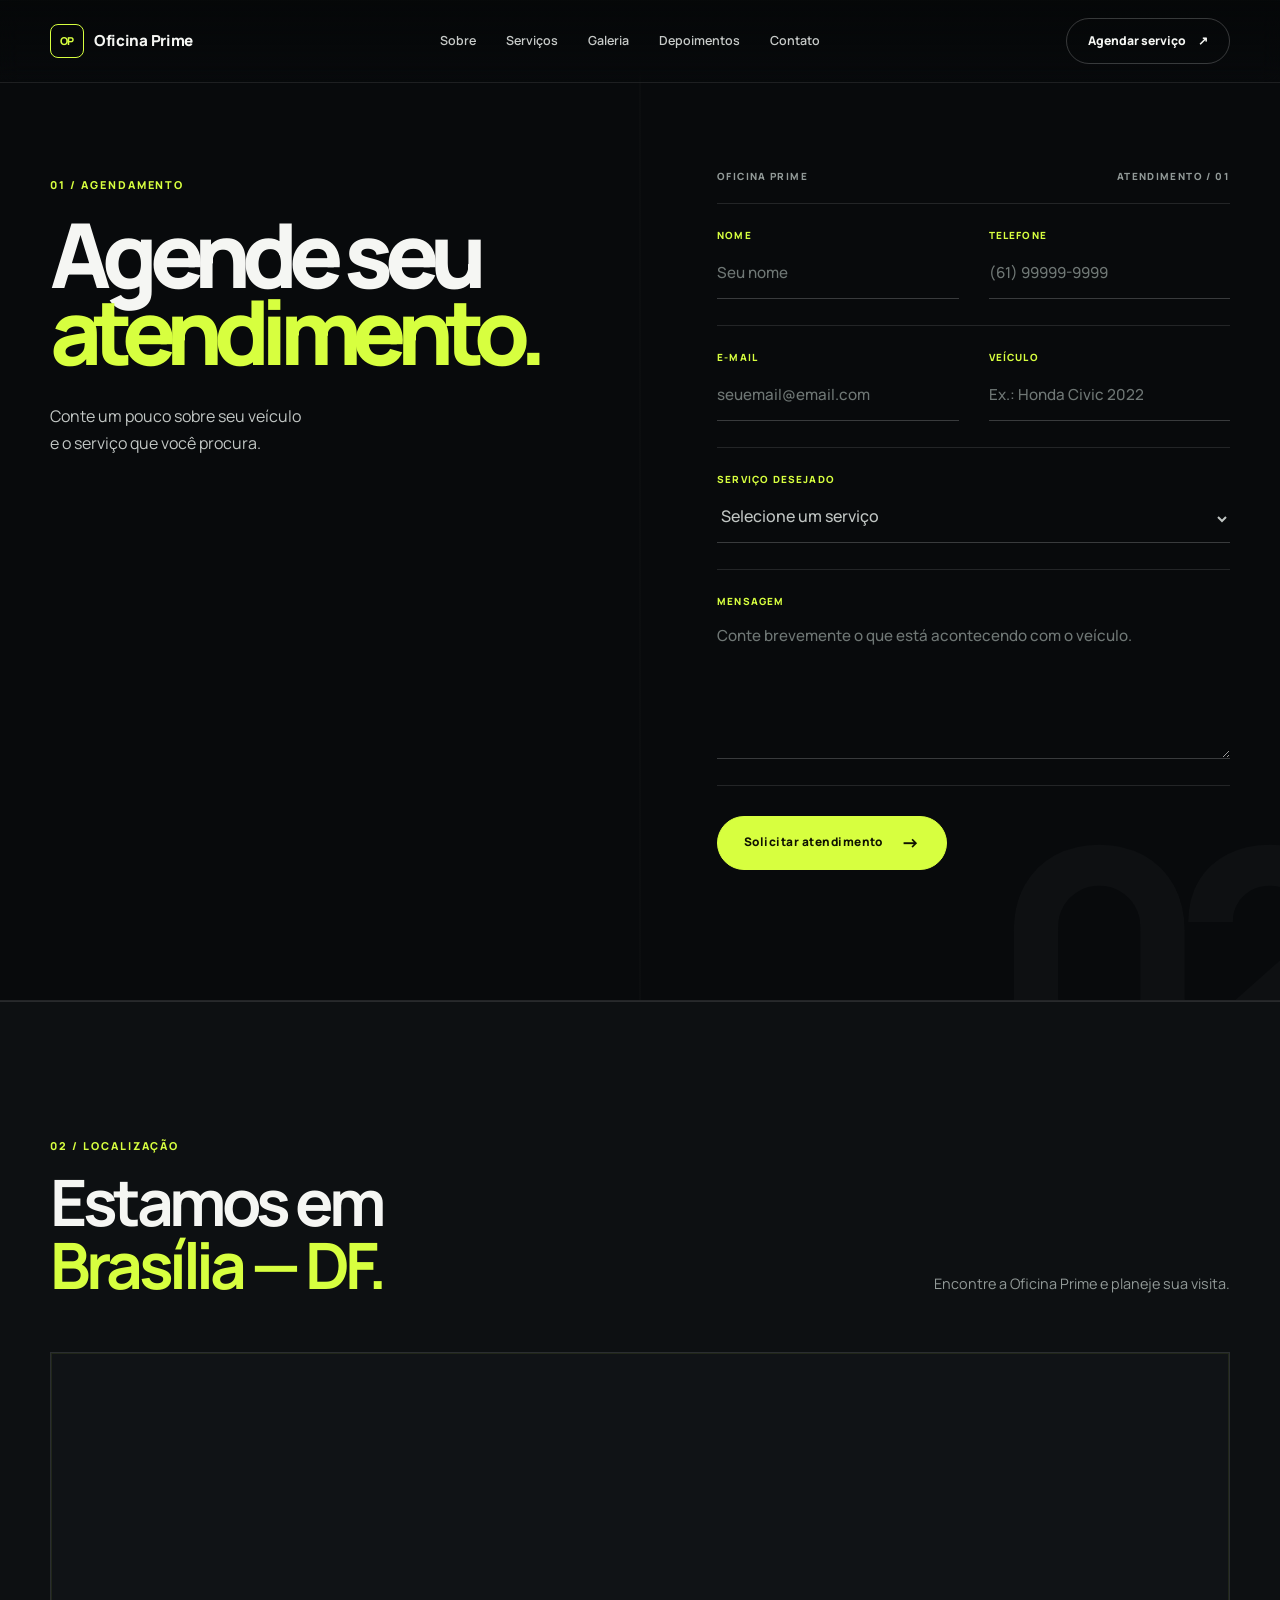
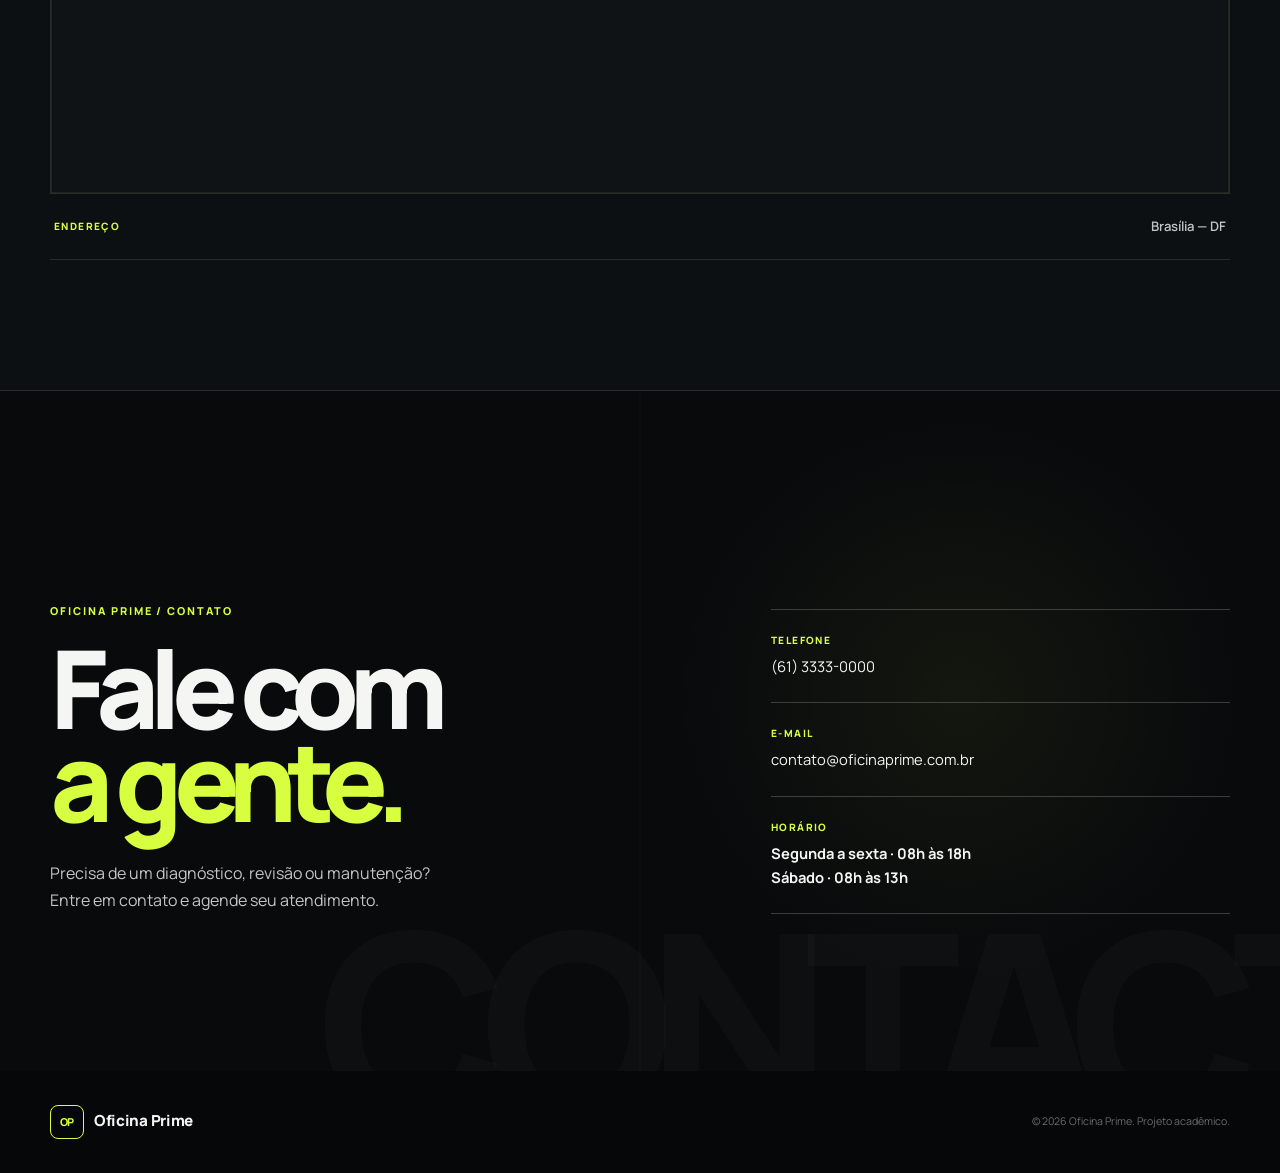
<file: agendamento.html>
<!doctype html>

<html lang="pt-BR">
  <head>
    <meta charset="UTF-8" />
    <meta name="viewport" content="width=device-width, initial-scale=1.0" />

    <meta
      name="description"
      content="Agende seu atendimento na Oficina Prime e conte com diagnóstico preciso e manutenção automotiva."
    />

    <title>Oficina Prime | Agendamento</title>

    <link rel="preconnect" href="https://fonts.googleapis.com" />
    <link rel="preconnect" href="https://fonts.gstatic.com" crossorigin />

    <link
      href="https://fonts.googleapis.com/css2?family=Manrope:wght@400;500;600;700;800&display=swap"
      rel="stylesheet"
    />

    <link rel="stylesheet" href="css/style.css" />
  </head>

  <body>
    <!-- =====================================================
         HEADER
         ===================================================== -->
  <header class="site-header">
    <nav class="nav container" aria-label="Navegação principal">

        <a class="brand" href="index.html" aria-label="Oficina Prime - início">
            <span class="brand-mark" aria-hidden="true">OP</span>
            <span>Oficina Prime</span>
        </a>

        <ul class="nav-list">
            <li><a href="index.html#sobre">Sobre</a></li>
            <li><a href="servico.html">Serviços</a></li>
            <li><a href="index.html#galeria">Galeria</a></li>
            <li><a href="index.html#depoimentos">Depoimentos</a></li>
            <li><a href="index.html#contato">Contato</a></li>
        </ul>

        <a class="nav-cta" href="agendamento.html#agendamento">
            Agendar serviço
            <span aria-hidden="true">↗</span>
        </a>

        <!-- Checkbox invisível que controla o menu -->
        <input
            type="checkbox"
            id="mobile-menu-toggle"
            class="mobile-menu-checkbox"
            aria-label="Abrir menu"
        >

        <!-- Botão visual -->
        <label
            for="mobile-menu-toggle"
            class="mobile-menu-button"
            aria-label="Abrir menu"
        >
            <span></span>
            <span></span>
            <span></span>
        </label>

        <!-- Menu mobile -->
        <div class="mobile-menu-panel">
            <ul>
                <li>
                    <a href="index.html#sobre">
                        <span>Sobre</span>
                        <span>↗</span>
                    </a>
                </li>

                <li>
                    <a href="servico.html">
                        <span>Serviços</span>
                        <span>↗</span>
                    </a>
                </li>

                <li>
                    <a href="index.html#galeria">
                        <span>Galeria</span>
                        <span>↗</span>
                    </a>
                </li>

                <li>
                    <a href="index.html#depoimentos">
                        <span>Depoimentos</span>
                        <span>↗</span>
                    </a>
                </li>

                <li>
                    <a href="index.html#contato">
                        <span>Contato</span>
                        <span>↗</span>
                    </a>
                </li>

                <li class="mobile-menu-cta">
                    <a href="agendamento.html#agendamento">
                        <span>Agendar serviço</span>
                        <span aria-hidden="true">↗</span>
                    </a>
                </li>
            </ul>
        </div>

    </nav>
</header>
    <main>
      <!-- =====================================================
       AGENDAMENTO
       ===================================================== -->

      <section class="section booking-page-section" id="agendamento">
        <div class="container booking-page-inner">
          <div class="booking-page-intro">
            <span class="eyebrow">01 / AGENDAMENTO</span>

            <h2>
              Agende seu<br />
              <em>atendimento.</em>
            </h2>

            <p>
              Conte um pouco sobre seu veículo e o serviço que você procura.
            </p>
          </div>

          <div class="booking-form-wrapper">
            <div class="booking-form-header">
              <span>OFICINA PRIME</span>
              <span>ATENDIMENTO / 01</span>
            </div>

            <form
              class="booking-form"
              action="mailto:contato@oficinaprime.com.br"
              method="post"
              enctype="text/plain"
            >
              <div class="booking-form-row">
                <div class="booking-field">
                  <label for="nome">Nome</label>

                  <input
                    type="text"
                    id="nome"
                    name="Nome"
                    placeholder="Seu nome"
                    autocomplete="name"
                    required
                  />
                </div>

                <div class="booking-field">
                  <label for="telefone">Telefone</label>

                  <input
                    type="tel"
                    id="telefone"
                    name="Telefone"
                    placeholder="(61) 99999-9999"
                    autocomplete="tel"
                    required
                  />
                </div>
              </div>

              <div class="booking-form-row">
                <div class="booking-field">
                  <label for="email">E-mail</label>

                  <input
                    type="email"
                    id="email"
                    name="E-mail"
                    placeholder="seuemail@email.com"
                    autocomplete="email"
                    required
                  />
                </div>

                <div class="booking-field">
                  <label for="veiculo">Veículo</label>

                  <input
                    type="text"
                    id="veiculo"
                    name="Veículo"
                    placeholder="Ex.: Honda Civic 2022"
                  />
                </div>
              </div>

              <div class="booking-field">
                <label for="servico">Serviço desejado</label>

                <select id="servico" name="Serviço">
                  <option value="">Selecione um serviço</option>

                  <option value="Diagnóstico automotivo">
                    Diagnóstico automotivo
                  </option>

                  <option value="Freios e suspensão">
                    Freios &amp; suspensão
                  </option>

                  <option value="Manutenção preventiva">
                    Manutenção preventiva
                  </option>

                  <option value="Motor e arrefecimento">
                    Motor &amp; arrefecimento
                  </option>

                  <option value="Injeção e eletrônica">
                    Injeção &amp; eletrônica
                  </option>

                  <option value="Revisão completa">Revisão completa</option>
                </select>
              </div>

              <div class="booking-field">
                <label for="mensagem">Mensagem</label>

                <textarea
                  id="mensagem"
                  name="Mensagem"
                  rows="5"
                  placeholder="Conte brevemente o que está acontecendo com o veículo."
                ></textarea>
              </div>

              <div class="booking-form-actions">
                <button type="submit" class="booking-submit">
                  Solicitar atendimento
                  <span aria-hidden="true">→</span>
                </button>
              </div>
            </form>
          </div>
        </div>
      </section>

      <!-- =====================================================
       LOCALIZAÇÃO
       ===================================================== -->

      <section class="section location-section" id="localizacao">
        <div class="container">
          <div class="section-heading">
            <div>
              <span class="eyebrow">02 / LOCALIZAÇÃO</span>

              <h2>
                Estamos em<br />
                <em>Brasília — DF.</em>
              </h2>
            </div>

            <p>Encontre a Oficina Prime e planeje sua visita.</p>
          </div>

          <div class="contact-map">
            <iframe
              src="https://www.google.com/maps?q=Bras%C3%ADlia%2C%20DF&output=embed"
              width="100%"
              height="440"
              loading="lazy"
              referrerpolicy="no-referrer-when-downgrade"
              title="Localização da Oficina Prime em Brasília - DF"
            ></iframe>
          </div>

          <div class="location-address">
            <span class="detail-label">ENDEREÇO</span>

            <strong>Brasília — DF</strong>
          </div>
        </div>
      </section>

      <!-- =====================================================
       CONTATO
       ===================================================== -->

      <section class="contact-page" id="contato">
        <div class="container contact-page-inner">
          <div class="contact-page-intro">
            <span class="eyebrow">OFICINA PRIME / CONTATO</span>

            <h1>
              Fale com<br />
              <em>a gente.</em>
            </h1>

            <p>
              Precisa de um diagnóstico, revisão ou manutenção? Entre em contato
              e agende seu atendimento.
            </p>
          </div>

          <div class="contact-page-details">
            <div class="contact-page-detail">
              <span class="detail-label">TELEFONE</span>

              <a href="tel:+556133330000">(61) 3333-0000</a>
            </div>

            <div class="contact-page-detail">
              <span class="detail-label">E-MAIL</span>

              <a href="mailto:contato@oficinaprime.com.br">
                contato@oficinaprime.com.br
              </a>
            </div>

            <div class="contact-page-detail">
              <span class="detail-label">HORÁRIO</span>

              <strong>
                Segunda a sexta · 08h às 18h<br />
                Sábado · 08h às 13h
              </strong>
            </div>
          </div>
        </div>
      </section>
    </main>

    <!-- =====================================================
     FOOTER
     ===================================================== -->

    <footer class="site-footer">
      <div class="container footer-inner">
        <a href="index.html" class="brand">
          <span class="brand-mark">OP</span>
          <span>Oficina Prime</span>
        </a>

        <p>© 2026 Oficina Prime. Projeto acadêmico.</p>

       
      </div>
    </footer>
  </body>
</html>
</file>
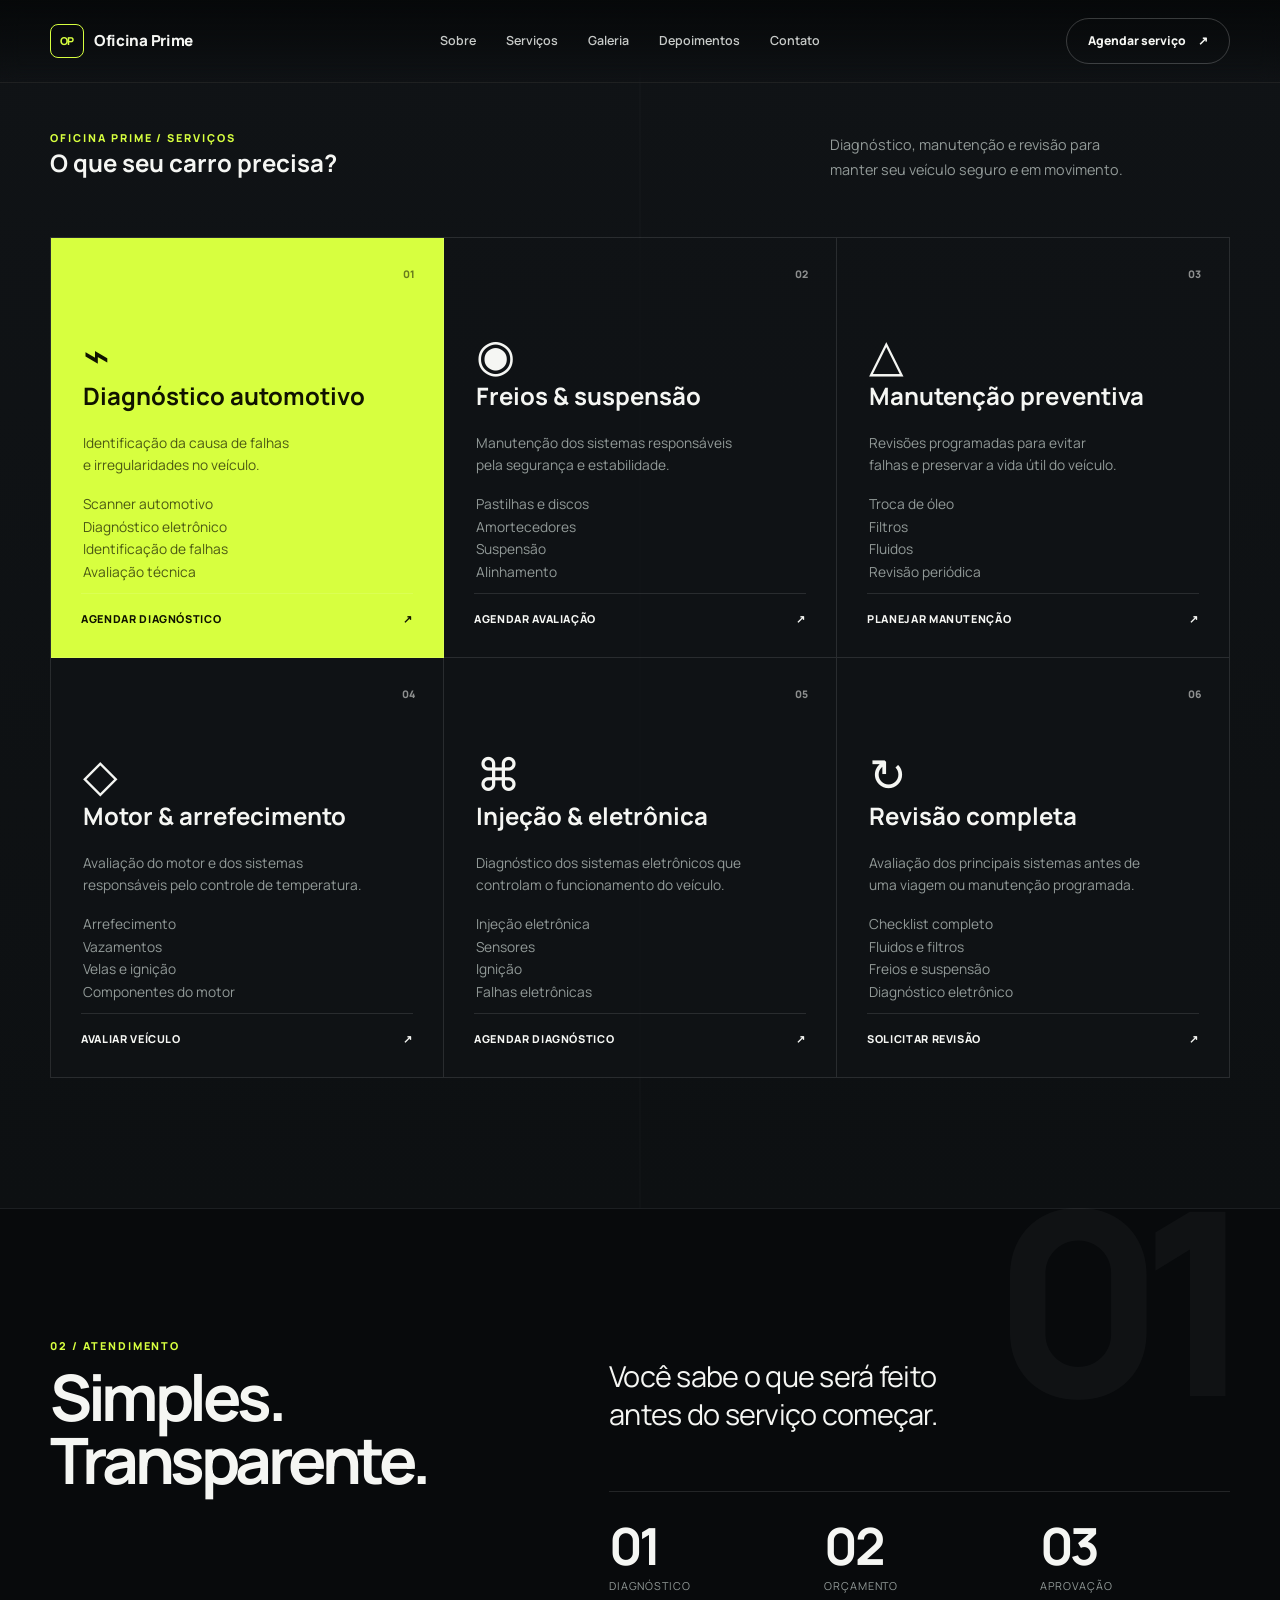
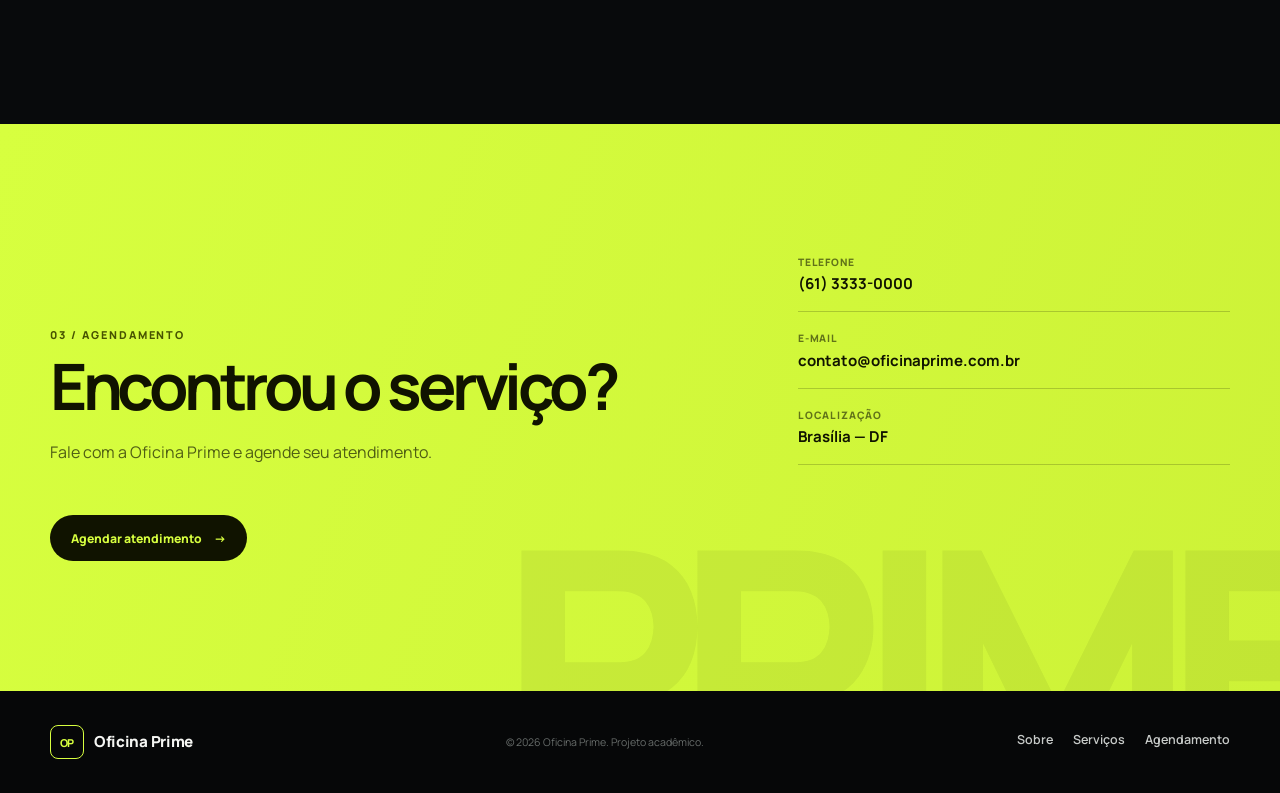
<file: servico.html>
<!doctype html>

<html lang="pt-BR">
  <head>
    <meta charset="UTF-8" />
    <meta name="viewport" content="width=device-width, initial-scale=1.0" />
    <meta
      name="description"
      content="Serviços da Oficina Prime: diagnóstico automotivo, freios, suspensão, manutenção preventiva, motor, eletrônica e revisão completa."
    />

    <title>Serviços | Oficina Prime</title>

    <link rel="preconnect" href="https://fonts.googleapis.com" />
    <link rel="preconnect" href="https://fonts.gstatic.com" crossorigin />

    <link
      href="https://fonts.googleapis.com/css2?family=Manrope:wght@400;500;600;700;800&display=swap"
      rel="stylesheet"
    />
    <link rel="stylesheet" href="css/style.css" />
  </head>
  <body>
    <!-- =====================================================
     HEADER
     ===================================================== -->

   <header class="site-header">
    <nav class="nav container" aria-label="Navegação principal">

        <a class="brand" href="index.html" aria-label="Oficina Prime - início">
            <span class="brand-mark" aria-hidden="true">OP</span>
            <span>Oficina Prime</span>
        </a>

        <ul class="nav-list">
            <li><a href="index.html#sobre">Sobre</a></li>
            <li><a href="servico.html">Serviços</a></li>
            <li><a href="index.html#galeria">Galeria</a></li>
            <li><a href="index.html#depoimentos">Depoimentos</a></li>
            <li><a href="index.html#contato">Contato</a></li>
        </ul>

        <a class="nav-cta" href="agendamento.html#agendamento">
            Agendar serviço
            <span aria-hidden="true">↗</span>
        </a>

        <!-- Checkbox invisível que controla o menu -->
        <input
            type="checkbox"
            id="mobile-menu-toggle"
            class="mobile-menu-checkbox"
            aria-label="Abrir menu"
        >

        <!-- Botão visual -->
        <label
            for="mobile-menu-toggle"
            class="mobile-menu-button"
            aria-label="Abrir menu"
        >
            <span></span>
            <span></span>
            <span></span>
        </label>

        <!-- Menu mobile -->
        <div class="mobile-menu-panel">
            <ul>
                <li>
                    <a href="index.html#sobre">
                        <span>Sobre</span>
                        <span>↗</span>
                    </a>
                </li>

                <li>
                    <a href="servico.html">
                        <span>Serviços</span>
                        <span>↗</span>
                    </a>
                </li>

                <li>
                    <a href="index.html#galeria">
                        <span>Galeria</span>
                        <span>↗</span>
                    </a>
                </li>

                <li>
                    <a href="index.html#depoimentos">
                        <span>Depoimentos</span>
                        <span>↗</span>
                    </a>
                </li>

                <li>
                    <a href="index.html#contato">
                        <span>Contato</span>
                        <span>↗</span>
                    </a>
                </li>

                <li class="mobile-menu-cta">
                    <a href="agendamento.html#agendamento">
                        <span>Agendar serviço</span>
                        <span aria-hidden="true">↗</span>
                    </a>
                </li>
            </ul>
        </div>

    </nav>
</header>

    <main>
      <!-- =====================================================
       CABEÇALHO DA PÁGINA
       ===================================================== -->

      <section class="services section" aria-labelledby="services-page-title">
        <div class="container">
          <div class="section-heading">
            <div>
              <p class="eyebrow">OFICINA PRIME / SERVIÇOS</p>

              <h1 id="services-page-title">O que seu carro precisa?</h1>
            </div>

            <p>
              Diagnóstico, manutenção e revisão para manter seu veículo seguro e
              em movimento.
            </p>
          </div>

          <!-- =================================================
           SERVIÇOS
           ================================================= -->

          <div class="service-grid">
            <!-- SERVIÇO 01 -->

            <article
              class="service-card service-card-featured"
              id="diagnostico"
            >
              <span class="service-number"> 01 </span>

              <div class="service-icon" aria-hidden="true">⌁</div>

              <h2>Diagnóstico automotivo</h2>

              <p>
                Identificação da causa de falhas e irregularidades no veículo.
              </p>

              <p>
                Scanner automotivo<br />
                Diagnóstico eletrônico<br />
                Identificação de falhas<br />
                Avaliação técnica
              </p>

              <a
                href="agendamento.html"
                aria-label="Agendar diagnóstico automotivo"
              >
                Agendar diagnóstico

                <span aria-hidden="true"> ↗ </span>
              </a>
            </article>

            <!-- SERVIÇO 02 -->

            <article class="service-card" id="freios-suspensao">
              <span class="service-number"> 02 </span>

              <div class="service-icon" aria-hidden="true">◉</div>

              <h2>Freios &amp; suspensão</h2>

              <p>
                Manutenção dos sistemas responsáveis pela segurança e
                estabilidade.
              </p>

              <p>
                Pastilhas e discos<br />
                Amortecedores<br />
                Suspensão<br />
                Alinhamento
              </p>

              <a
                href="agendamento.html"
                aria-label="Agendar avaliação de freios e suspensão"
              >
                Agendar avaliação

                <span aria-hidden="true"> ↗ </span>
              </a>
            </article>

            <!-- SERVIÇO 03 -->

            <article class="service-card" id="manutencao-preventiva">
              <span class="service-number"> 03 </span>

              <div class="service-icon" aria-hidden="true">△</div>

              <h2>Manutenção preventiva</h2>

              <p>
                Revisões programadas para evitar falhas e preservar a vida útil
                do veículo.
              </p>

              <p>
                Troca de óleo<br />
                Filtros<br />
                Fluidos<br />
                Revisão periódica
              </p>

              <a
                href="agendamento.html"
                aria-label="Agendar manutenção preventiva"
              >
                Planejar manutenção

                <span aria-hidden="true"> ↗ </span>
              </a>
            </article>

            <!-- SERVIÇO 04 -->

            <article class="service-card">
              <span class="service-number"> 04 </span>

              <div class="service-icon" aria-hidden="true">◇</div>

              <h2>Motor &amp; arrefecimento</h2>

              <p>
                Avaliação do motor e dos sistemas responsáveis pelo controle de
                temperatura.
              </p>

              <p>
                Arrefecimento<br />
                Vazamentos<br />
                Velas e ignição<br />
                Componentes do motor
              </p>

              <a
                href="agendamento.html"
                aria-label="Agendar avaliação de motor e arrefecimento"
              >
                Avaliar veículo

                <span aria-hidden="true"> ↗ </span>
              </a>
            </article>

            <!-- SERVIÇO 05 -->

            <article class="service-card">
              <span class="service-number"> 05 </span>

              <div class="service-icon" aria-hidden="true">⌘</div>

              <h2>Injeção &amp; eletrônica</h2>

              <p>
                Diagnóstico dos sistemas eletrônicos que controlam o
                funcionamento do veículo.
              </p>

              <p>
                Injeção eletrônica<br />
                Sensores<br />
                Ignição<br />
                Falhas eletrônicas
              </p>

              <a
                href="agendamento.html"
                aria-label="Agendar diagnóstico de injeção e eletrônica"
              >
                Agendar diagnóstico

                <span aria-hidden="true"> ↗ </span>
              </a>
            </article>

            <!-- SERVIÇO 06 -->

            <article class="service-card">
              <span class="service-number"> 06 </span>

              <div class="service-icon" aria-hidden="true">↻</div>

              <h2>Revisão completa</h2>

              <p>
                Avaliação dos principais sistemas antes de uma viagem ou
                manutenção programada.
              </p>

              <p>
                Checklist completo<br />
                Fluidos e filtros<br />
                Freios e suspensão<br />
                Diagnóstico eletrônico
              </p>

              <a href="agendamento.html" aria-label="Agendar revisão completa">
                Solicitar revisão

                <span aria-hidden="true"> ↗ </span>
              </a>
            </article>
          </div>
        </div>
      </section>

      <!-- =====================================================
       COMO FUNCIONA
       ===================================================== -->

      <section class="about section container" aria-labelledby="process-title">
        <div class="section-intro">
          <p class="eyebrow">02 / ATENDIMENTO</p>

          <h2 id="process-title">
            Simples.<br />
            Transparente.
          </h2>
        </div>

        <div class="about-copy">
          <p class="lead">
            Você sabe o que será feito antes do serviço começar.
          </p>

          <div class="stats" aria-label="Etapas do atendimento">
            <div>
              <strong>01</strong>

              <span> Diagnóstico </span>
            </div>

            <div>
              <strong>02</strong>

              <span> Orçamento </span>
            </div>

            <div>
              <strong>03</strong>

              <span> Aprovação </span>
            </div>
          </div>
        </div>
      </section>

      <!-- =====================================================
       CTA
       ===================================================== -->

      <section
        class="contact section"
        id="contato"
        aria-labelledby="contact-title"
      >
        <div class="container contact-inner">
          <div>
            <p class="eyebrow">03 / AGENDAMENTO</p>

            <h2 id="contact-title">Encontrou o serviço?</h2>

            <p>Fale com a Oficina Prime e agende seu atendimento.</p>
          </div>

          <div class="contact-details">
            <a href="tel:+556133330000">
              <span> Telefone </span>

              <strong> (61) 3333-0000 </strong>
            </a>

            <a href="mailto:contato@oficinaprime.com.br">
              <span> E-mail </span>

              <strong> contato@oficinaprime.com.br </strong>
            </a>

            <address>
              <span> Localização </span>

              <strong> Brasília — DF </strong>
            </address>
          </div>

          <a class="button button-light" href=" agendamento.html">
            Agendar atendimento

            <span aria-hidden="true"> → </span>
          </a>
        </div>
      </section>
    </main>

    <!-- =====================================================
     FOOTER
     ===================================================== -->

    <footer class="site-footer">
      <div class="container footer-inner">
        <a
          class="brand"
          href="index.html"
          aria-label="Oficina Prime - voltar ao início"
        >
          <span class="brand-mark" aria-hidden="true"> OP </span>

          <span> Oficina Prime </span>
        </a>

        <p>© 2026 Oficina Prime. Projeto acadêmico.</p>

        <nav aria-label="Links institucionais">
          <a href="index.html#sobre"> Sobre </a>

          <a href="servico.html"> Serviços </a>

          <a href=" agendamento.html">Agendamento</a>
        </nav>
      </div>
    </footer>
  </body>
</html>
</file>
<file: css/style.css>
/* =========================================================
   OFICINA PRIME
   Landing Page — Desafio 01
   Cinematic Automotive Edition
   CSS externo | Sem JavaScript
   ========================================================= */

/* =========================================================
   DESIGN TOKENS
   ========================================================= */

:root {
  --bg: #080a0c;
  --bg-soft: #0d1012;
  --surface: #101316;
  --surface-2: #171b1f;
  --surface-3: #1c2125;

  --text: #f5f6f3;
  --muted: #929a98;
  --muted-light: #c1c6c4;

  --line: rgba(255, 255, 255, 0.11);
  --line-light: rgba(255, 255, 255, 0.2);
  --line-strong: rgba(255, 255, 255, 0.28);

  --accent: #d7ff3f;
  --accent-soft: rgba(215, 255, 63, 0.12);
  --accent-dark: #101300;

  --max-width: 1180px;
  --radius: 18px;
  --radius-small: 10px;

  --ease: cubic-bezier(0.22, 1, 0.36, 1);
}

/* =========================================================
   RESET
   ========================================================= */

*,
*::before,
*::after {
  box-sizing: border-box;
  margin: 0;
  padding: 0;
}

html {
  scroll-behavior: smooth;
  background: var(--bg);
}

body {
  min-width: 320px;
  background: var(--bg);
  color: var(--text);
  font-family: "Manrope", Arial, sans-serif;
  line-height: 1.6;
  overflow-x: hidden;
}

::selection {
  background: var(--accent);
  color: var(--accent-dark);
}

img {
  display: block;
  max-width: 100%;
}

a {
  color: inherit;
  text-decoration: none;
}

button,
a {
  -webkit-tap-highlight-color: transparent;
}

button,
input,
textarea,
select {
  font: inherit;
}

address {
  font-style: normal;
}

h1,
h2,
h3,
p {
  text-wrap: balance;
}

/* =========================================================
   GLOBAL
   ========================================================= */

.container {
  width: min(calc(100% - 40px), var(--max-width));
  margin-inline: auto;
}

.section {
  padding-block: 130px;
}

.eyebrow {
  color: var(--accent);
  font-size: 0.68rem;
  font-weight: 800;
  letter-spacing: 0.18em;
  line-height: 1.2;
  text-transform: uppercase;
}

/* =========================================================
   ACCESSIBILITY
   ========================================================= */

a:focus-visible,
summary:focus-visible {
  outline: 2px solid var(--accent);
  outline-offset: 5px;
}

/* =========================================================
   HEADER
   ========================================================= */

.site-header {
  position: absolute;
  z-index: 20;
  top: 0;
  left: 0;
  width: 100%;
  border-bottom: 1px solid rgba(255, 255, 255, 0.1);

  background: linear-gradient(
    180deg,
    rgba(5, 7, 8, 0.9) 0%,
    rgba(5, 7, 8, 0.5) 55%,
    rgba(5, 7, 8, 0) 100%
  );

  backdrop-filter: blur(10px);
  -webkit-backdrop-filter: blur(10px);
}

.nav {
  min-height: 82px;

  display: flex;
  align-items: center;
  justify-content: space-between;

  gap: 24px;
}

.brand {
  display: inline-flex;
  align-items: center;
  gap: 10px;

  font-size: 0.95rem;
  font-weight: 800;
  letter-spacing: -0.02em;

  transition: opacity 250ms ease;
}

.brand:hover {
  opacity: 0.88;
}

.brand-mark {
  width: 34px;
  height: 34px;

  display: grid;
  place-items: center;

  border: 1px solid var(--accent);
  border-radius: 8px;

  color: var(--accent);

  font-size: 0.68rem;
  font-weight: 800;
  letter-spacing: -0.04em;

  transition:
    background 300ms var(--ease),
    color 300ms var(--ease),
    transform 300ms var(--ease);
}

.brand:hover .brand-mark {
  background: var(--accent);
  color: var(--accent-dark);
  transform: rotate(-4deg);
}

.nav-list {
  display: flex;
  align-items: center;

  gap: 30px;

  list-style: none;
}

.nav-list a,
.footer-inner nav a {
  position: relative;

  display: inline-block;

  padding-bottom: 5px;

  color: #c7cac8;

  font-size: 0.78rem;
  font-weight: 600;

  transition: color 250ms ease;
}

.nav-list a::after,
.footer-inner nav a::after {
  content: "";

  position: absolute;
  left: 0;
  bottom: 0;

  width: 100%;
  height: 1px;

  background: var(--accent);

  transform: scaleX(0);
  transform-origin: left;

  transition: transform 400ms var(--ease);
}

.nav-list a:hover,
.footer-inner nav a:hover {
  color: var(--accent);
}

.nav-list a:hover::after,
.footer-inner nav a:hover::after {
  transform: scaleX(1);
}

/* =========================================================
   BUTTONS
   ========================================================= */

.nav-cta,
.button {
  display: inline-flex;
  align-items: center;
  justify-content: center;

  gap: 12px;

  min-height: 46px;

  padding-inline: 21px;

  border-radius: 999px;

  font-size: 0.76rem;
  font-weight: 800;

  transition:
    transform 350ms var(--ease),
    background 350ms var(--ease),
    border-color 350ms var(--ease),
    color 350ms var(--ease),
    box-shadow 350ms var(--ease);
}

.nav-cta {
  border: 1px solid var(--line-light);
}

.nav-cta:hover {
  background: var(--accent);
  border-color: var(--accent);
  color: var(--accent-dark);

  transform: translateY(-2px);
}

/* =========================================================
   MOBILE MENU
   Menu responsivo sem JavaScript
   ========================================================= */

.mobile-menu-checkbox {
    position: absolute;
    width: 1px;
    height: 1px;
    margin: -1px;
    padding: 0;
    overflow: hidden;
    clip: rect(0 0 0 0);
    clip-path: inset(50%);
    white-space: nowrap;
    border: 0;
    opacity: 0;
}

.mobile-menu-button {
    display: none;
}

.mobile-menu-panel {
    display: none;
}


/* =========================================================
   RESPONSIVE — MENU
   ========================================================= */

@media (max-width: 900px) {

  .nav {
    position: relative;
  }

  .nav-list {
    display: none;
  }

  .nav-cta {
    display: none;
  }

  /* Botão hambúrguer */

  .mobile-menu-button {
    position: relative;
    z-index: 31;

    width: 44px;
    height: 44px;

    display: flex;
    flex-direction: column;
    align-items: center;
    justify-content: center;

    gap: 5px;

    border: 1px solid var(--line-light);
    border-radius: 50%;

    background: rgba(8, 10, 12, 0.72);

    cursor: pointer;

    transition:
      background 300ms var(--ease),
      border-color 300ms ease,
      transform 300ms var(--ease);
  }

  .mobile-menu-button span {
    display: block;

    width: 16px;
    height: 1px;

    background: var(--text);

    transform-origin: center;

    transition:
      transform 350ms var(--ease),
      background 250ms ease,
      width 350ms var(--ease),
      opacity 250ms ease;
  }

  .mobile-menu-button:hover {
    border-color: var(--accent);
    background: rgba(215, 255, 63, 0.08);
  }

  .mobile-menu-button:hover span {
    background: var(--accent);
  }


  /* =====================================================
     PAINEL
     ===================================================== */

  .mobile-menu-panel {
    position: absolute;
    z-index: 30;

    top: calc(100% + 12px);
    right: 0;
    left: 0;

    display: block;

    padding: 14px;

    border: 1px solid var(--line-light);

    background: rgba(13, 16, 18, 0.97);

    backdrop-filter: blur(18px);
    -webkit-backdrop-filter: blur(18px);

    opacity: 0;
    visibility: hidden;

    transform: translateY(-12px);

    transition:
      opacity 300ms var(--ease),
      visibility 300ms var(--ease),
      transform 400ms var(--ease);
  }

  .mobile-menu-panel ul {
    display: grid;
    gap: 0;

    list-style: none;
  }

  .mobile-menu-panel li {
    border-bottom: 1px solid var(--line);
  }

  .mobile-menu-panel li:last-child {
    border-bottom: 0;
  }


  /* =====================================================
     LINKS
     ===================================================== */

  .mobile-menu-panel a {
    display: flex;
    align-items: center;
    justify-content: space-between;

    min-height: 58px;

    padding-inline: 10px;

    color: var(--muted-light);

    font-size: 0.9rem;
    font-weight: 700;

    transition:
      color 250ms ease,
      padding-left 300ms var(--ease);
  }

  .mobile-menu-panel a:hover {
    color: var(--accent);
    padding-left: 16px;
  }

  .mobile-menu-panel a > span:last-child {
    color: var(--accent);
    font-size: 0.9rem;
    opacity: 0.75;
  }


  /* =====================================================
     CTA MOBILE
     ===================================================== */

  .mobile-menu-panel .mobile-menu-cta {
    margin-top: 12px;
    border-bottom: 0;
  }

  .mobile-menu-panel .mobile-menu-cta a {
    min-height: 54px;

    padding-inline: 20px;

    border: 1px solid var(--accent);
    border-radius: 999px;

    background: var(--accent);
    color: var(--accent-dark);

    font-size: 0.75rem;
    font-weight: 800;

    text-transform: uppercase;
    letter-spacing: 0.04em;

    transition:
      background 250ms ease,
      color 250ms ease,
      transform 250ms var(--ease);
  }

  .mobile-menu-panel .mobile-menu-cta a:hover {
    background: #e1ff68;
    color: var(--accent-dark);
    padding-left: 20px;
    transform: translateY(-2px);
  }

  .mobile-menu-panel .mobile-menu-cta a > span:last-child {
    color: var(--accent-dark);
    font-size: 1.1rem;
    opacity: 1;

    transition: transform 250ms var(--ease);
  }

  .mobile-menu-panel .mobile-menu-cta a:hover > span:last-child {
    transform: translateX(4px);
  }


  /* =====================================================
     ABRIR MENU
     ===================================================== */

  .mobile-menu-checkbox:checked ~ .mobile-menu-button span:nth-child(1) {
    transform: translateY(6px) rotate(45deg);
  }

  .mobile-menu-checkbox:checked ~ .mobile-menu-button span:nth-child(2) {
    width: 0;
    opacity: 0;
  }

  .mobile-menu-checkbox:checked ~ .mobile-menu-button span:nth-child(3) {
    transform: translateY(-6px) rotate(-45deg);
  }

  .mobile-menu-checkbox:checked ~ .mobile-menu-panel {
    opacity: 1;
    visibility: visible;
    transform: translateY(0);
  }
}


/* =========================================================
   RESPONSIVE — 620PX
   ========================================================= */

@media (max-width: 620px) {

  .mobile-menu-button {
    width: 42px;
    height: 42px;
  }

  .mobile-menu-panel {
    top: calc(100% + 8px);
  }

}



/* =========================================================
   HERO
   ========================================================= */

.hero {
  position: relative;

  min-height: 850px;

  display: flex;
  align-items: center;

  overflow: hidden;
  isolation: isolate;
}

.hero::before {
  content: "";

  position: absolute;
  inset: -4%;

  z-index: -3;

  background:
    linear-gradient(
      90deg,
      rgba(4, 5, 6, 0.97) 0%,
      rgba(4, 5, 6, 0.82) 30%,
      rgba(4, 5, 6, 0.48) 55%,
      rgba(4, 5, 6, 0.2) 75%,
      rgba(4, 5, 6, 0.58) 100%
    ),
    url("https://images.openai.com/static-rsc-4/J9XEcjwS8khHdvY824bc_a_D7ToQYi3SS4SushxaWf_hAIIKZANm3z7cgJ6xonuMHlvomdSQ1pOXsefHg6kYDiG3YLXV7Wgrr9OOvkVNQ3PKe7cLc3u8ps7wNwKSJLRiXW9v_p-H8PmX5MDppaCjmGeOzXjtiLNpYaKRdAmvf1fOMqSAPRlxaHKPpEtnssSI?purpose=fullsize")
      center / cover no-repeat;

  transform: scale(1.04);

  animation:
    hero-camera 18s ease-in-out infinite alternate,
    hero-entry 1.8s var(--ease) both;
}

@keyframes hero-camera {
  from {
    transform: scale(1.04) translate3d(0, 0, 0);
  }

  to {
    transform: scale(1.1) translate3d(-1.2%, -0.5%, 0);
  }
}

@keyframes hero-entry {
  from {
    opacity: 0;
  }

  to {
    opacity: 1;
  }
}

.hero::after {
  content: "";

  position: absolute;
  inset: 0;

  z-index: -1;

  pointer-events: none;

  background:
    radial-gradient(
      circle at 68% 42%,
      rgba(215, 255, 63, 0.08),
      transparent 25%
    ),
    radial-gradient(
      ellipse at center,
      transparent 35%,
      rgba(0, 0, 0, 0.72) 100%
    ),
    linear-gradient(
      180deg,
      rgba(0, 0, 0, 0.2),
      transparent 25%,
      transparent 70%,
      rgba(0, 0, 0, 0.45)
    );
}

.hero-overlay {
  position: absolute;
  inset: 24px;

  z-index: 1;

  pointer-events: none;

  border: 1px solid rgba(255, 255, 255, 0.12);

  background: linear-gradient(
    90deg,
    transparent,
    rgba(255, 255, 255, 0.035),
    transparent
  );
}

.hero-overlay::before,
.hero-overlay::after {
  content: "";

  position: absolute;

  width: 34px;
  height: 34px;

  border-color: var(--accent);
  border-style: solid;

  opacity: 0.75;
}

.hero-overlay::before {
  top: -1px;
  left: -1px;

  border-width: 1px 0 0 1px;
}

.hero-overlay::after {
  right: -1px;
  bottom: -1px;

  border-width: 0 1px 1px 0;
}

.hero-content {
  position: relative;
  z-index: 2;

  padding-top: 80px;
}

.hero-content .eyebrow {
  opacity: 0;

  animation: hero-fade-up 1s 250ms var(--ease) forwards;
}

.hero h1 {
  max-width: 900px;

  margin-top: 18px;

  font-size: clamp(3.6rem, 9vw, 8rem);
  font-weight: 800;

  letter-spacing: -0.085em;
  line-height: 0.88;

  opacity: 0;

  animation: hero-title 1.2s 400ms var(--ease) forwards;
}

.hero h1 em {
  color: var(--accent);
  font-style: normal;
}

@keyframes hero-title {
  from {
    opacity: 0;
    transform: translateY(35px);
    filter: blur(8px);
  }

  to {
    opacity: 1;
    transform: translateY(0);
    filter: blur(0);
  }
}

.hero-text {
  max-width: 560px;

  margin-top: 30px;

  color: #c8ccca;

  font-size: clamp(1rem, 2vw, 1.18rem);
  line-height: 1.55;

  opacity: 0;

  animation: hero-fade-up 1s 650ms var(--ease) forwards;
}

.hero-actions {
  display: flex;
  flex-wrap: wrap;

  gap: 12px;

  margin-top: 36px;

  opacity: 0;

  animation: hero-fade-up 1s 800ms var(--ease) forwards;
}

@keyframes hero-fade-up {
  from {
    opacity: 0;
    transform: translateY(22px);
  }

  to {
    opacity: 1;
    transform: translateY(0);
  }
}

.button-primary {
  background: var(--accent);
  color: var(--accent-dark);

  box-shadow: 0 12px 35px rgba(215, 255, 63, 0.12);
}

.button-primary:hover {
  transform: translateY(-3px);

  box-shadow: 0 18px 45px rgba(215, 255, 63, 0.2);
}

.button-primary span {
  transition: transform 300ms var(--ease);
}

.button-primary:hover span {
  transform: translateX(4px);
}

.button-ghost {
  border: 1px solid rgba(255, 255, 255, 0.28);

  color: var(--text);

  background: rgba(255, 255, 255, 0.025);

  backdrop-filter: blur(5px);
}

.button-ghost:hover {
  border-color: rgba(255, 255, 255, 0.6);

  background: rgba(255, 255, 255, 0.08);

  transform: translateY(-3px);
}

.hero-note {
  position: absolute;

  z-index: 2;

  right: 0;
  bottom: 32px;
  left: 0;

  display: flex;
  justify-content: space-between;

  color: rgba(255, 255, 255, 0.48);

  font-size: 0.62rem;
  font-weight: 700;

  letter-spacing: 0.15em;

  opacity: 0;

  animation: hero-fade-up 1s 1s var(--ease) forwards;
}

.hero-note span:nth-child(2) {
  color: var(--accent);
}

/* =========================================================
   ABOUT
   ========================================================= */

.about {
  position: relative;

  display: grid;

  grid-template-columns: 0.85fr 1.15fr;

  gap: 100px;
}

.about::before {
  content: "01";

  position: absolute;

  top: 0;
  right: 0;

  color: rgba(255, 255, 255, 0.035);

  font-size: clamp(8rem, 20vw, 18rem);
  font-weight: 800;

  letter-spacing: -0.1em;
  line-height: 0.7;

  pointer-events: none;
}

.about h2,
.section-heading h2,
.contact h2 {
  margin-top: 14px;

  font-size: clamp(2.5rem, 5vw, 4.7rem);

  letter-spacing: -0.07em;
  line-height: 0.98;
}

.about-copy {
  padding-top: 18px;
}

.lead {
  max-width: 700px;

  color: var(--text);

  font-size: clamp(1.3rem, 2.5vw, 1.8rem);

  line-height: 1.32;
  letter-spacing: -0.025em;
}

.about-copy > p + p {
  max-width: 650px;

  margin-top: 22px;

  color: var(--muted);

  font-size: 0.95rem;
}

/* =========================================================
   STATS
   ========================================================= */

.stats {
  display: grid;

  grid-template-columns: repeat(3, 1fr);

  gap: 25px;

  margin-top: 58px;
  padding-top: 28px;

  border-top: 1px solid var(--line);
}

.stats div {
  display: grid;
  gap: 5px;
}

.stats strong {
  font-size: clamp(2rem, 4vw, 3.2rem);

  letter-spacing: -0.07em;
  line-height: 1;
}

.stats span {
  color: var(--muted);

  font-size: 0.68rem;

  text-transform: uppercase;
  letter-spacing: 0.08em;
}

/* =========================================================
   SERVICES
   ========================================================= */

.services {
  position: relative;

  background: linear-gradient(180deg, #101316 0%, #0d1012 100%);

  border-block: 1px solid rgba(255, 255, 255, 0.05);
}

.services::before {
  content: "";

  position: absolute;
  inset: 0;

  pointer-events: none;

  background: linear-gradient(
    90deg,
    transparent 49.9%,
    rgba(255, 255, 255, 0.025) 50%,
    transparent 50.1%
  );
}

.section-heading {
  display: flex;

  align-items: flex-end;
  justify-content: space-between;

  gap: 50px;

  margin-bottom: 55px;
}

.section-heading > p {
  max-width: 400px;

  color: var(--muted);

  font-size: 0.9rem;
  line-height: 1.7;
}

.service-grid {
  display: grid;

  grid-template-columns: repeat(3, 1fr);

  border-top: 1px solid var(--line);
  border-left: 1px solid var(--line);
}

.service-card {
  position: relative;

  min-height: 420px;

  padding: 32px;

  border-right: 1px solid var(--line);
  border-bottom: 1px solid var(--line);

  background: rgba(16, 19, 22, 0.7);

  overflow: hidden;

  transition:
    background 500ms var(--ease),
    transform 500ms var(--ease);
}

.service-card::before {
  content: "";

  position: absolute;

  left: 0;
  bottom: 0;

  width: 100%;
  height: 2px;

  background: var(--accent);

  transform: scaleX(0);
  transform-origin: left;

  transition: transform 500ms var(--ease);
}

.service-card:hover {
  background: #171b1f;

  transform: translateY(-6px);
}

.service-card:hover::before {
  transform: scaleX(1);
}

.service-card-featured {
  background: var(--accent);
  color: var(--accent-dark);
}

.service-card-featured:hover {
  background: #e0ff57;
}

.service-number {
  position: absolute;

  top: 28px;
  right: 28px;

  font-size: 0.65rem;
  font-weight: 800;

  opacity: 0.55;
}

.service-icon {
  margin-top: 62px;

  font-size: 2.8rem;

  line-height: 1;

  transition: transform 500ms var(--ease);
}

.service-card:hover .service-icon {
  transform: translateX(7px) scale(1.08);
}

.service-card h3 {
  max-width: 260px;

  margin-top: 32px;

  font-size: 1.6rem;

  line-height: 1.05;
  letter-spacing: -0.045em;
}

.service-card p {
  max-width: 320px;

  margin-top: 16px;

  color: var(--muted);

  font-size: 0.86rem;
  line-height: 1.65;
}

.service-card-featured p {
  color: rgba(16, 19, 0, 0.7);
}

.service-card a {
  position: absolute;

  right: 30px;
  bottom: 30px;
  left: 30px;

  display: flex;
  justify-content: space-between;

  padding-top: 16px;

  border-top: 1px solid var(--line);

  font-size: 0.68rem;
  font-weight: 800;

  text-transform: uppercase;
  letter-spacing: 0.06em;
}

.service-card a span {
  transition: transform 300ms var(--ease);
}

.service-card a:hover span {
  transform: translate(4px, -4px);
}

/* =========================================================
   GALLERY
   ========================================================= */

.gallery {
  position: relative;
}

.gallery-grid {
  display: grid;

  grid-template-columns: 1.35fr 0.8fr 0.8fr;

  gap: 12px;
}

.gallery-item {
  position: relative;

  overflow: hidden;

  background: var(--surface);

  border: 1px solid rgba(255, 255, 255, 0.04);
}

.gallery-item::after {
  content: "";

  position: absolute;
  inset: 0;

  background: linear-gradient(180deg, transparent 45%, rgba(0, 0, 0, 0.78));

  pointer-events: none;

  opacity: 0.75;
}

.gallery-item img {
  width: 100%;
  height: 370px;

  object-fit: cover;

  filter: grayscale(15%) contrast(1.04);

  transition:
    transform 1.2s var(--ease),
    filter 800ms ease;
}

.gallery-large img {
  height: 510px;
}

.gallery-item:hover img {
  transform: scale(1.08);

  filter: grayscale(0%) contrast(1.08);
}

.gallery-item figcaption {
  position: absolute;

  z-index: 2;

  right: 18px;
  bottom: 18px;
  left: 18px;

  padding-top: 14px;

  border-top: 1px solid rgba(255, 255, 255, 0.35);

  color: rgba(255, 255, 255, 0.72);

  font-size: 0.64rem;
  font-weight: 700;

  letter-spacing: 0.09em;
  text-transform: uppercase;

  transition:
    color 300ms ease,
    border-color 300ms ease;
}

.gallery-item:hover figcaption {
  color: var(--accent);
  border-color: var(--accent);
}

/* =========================================================
   TESTIMONIALS
   ========================================================= */

.testimonials {
  background: #0c0f11;
}

.testimonial-grid {
  display: grid;

  grid-template-columns: repeat(3, 1fr);

  gap: 1px;

  background: var(--line);

  border: 1px solid var(--line);
}

.testimonial-card {
  position: relative;

  min-height: 270px;

  padding: 34px 30px;

  background: #0c0f11;

  border: 0;
  border-radius: 0;

  transition: background 500ms var(--ease);
}

.testimonial-card:hover {
  background: #15191c;
}

.testimonial-card::before {
  content: "“";

  position: absolute;

  top: 22px;
  right: 28px;

  color: rgba(215, 255, 63, 0.12);

  font-family: Georgia, serif;

  font-size: 6rem;

  line-height: 1;
}

.testimonial-card p {
  position: relative;
  z-index: 1;

  max-width: 360px;

  font-size: 1rem;
  line-height: 1.6;
}

.testimonial-card footer {
  display: grid;

  gap: 3px;

  margin-top: 32px;
  padding-top: 17px;

  border-top: 1px solid var(--line);
}

.testimonial-card cite {
  font-style: normal;

  font-size: 0.86rem;
  font-weight: 800;
}

.testimonial-card footer span {
  color: var(--muted);

  font-size: 0.67rem;
}

/* =========================================================
   FAQ
   ========================================================= */

.faq {
  background: var(--bg);
}

.faq-list {
  display: grid;

  gap: 0;

  border-top: 1px solid var(--line);
}

.faq-item {
  padding: 0;

  background: transparent;

  border: 0;
  border-bottom: 1px solid var(--line);
  border-radius: 0;

  transition: background 300ms ease;
}

.faq-item:hover {
  background: rgba(255, 255, 255, 0.025);
}

.faq-item summary {
  display: flex;

  align-items: center;
  justify-content: space-between;

  gap: 20px;

  padding: 25px 8px;

  list-style: none;

  font-size: 1rem;
  font-weight: 700;

  cursor: pointer;
}

.faq-item summary::-webkit-details-marker {
  display: none;
}

.faq-item summary::after {
  content: "+";

  display: grid;

  flex-shrink: 0;

  place-items: center;

  width: 30px;
  height: 30px;

  border: 1px solid var(--line);
  border-radius: 50%;

  color: var(--accent);

  font-size: 1rem;

  transition:
    transform 350ms var(--ease),
    background 350ms ease,
    color 350ms ease,
    border-color 350ms ease;
}

.faq-item:hover summary::after {
  border-color: var(--accent);
}

.faq-item[open] summary::after {
  content: "–";

  background: var(--accent);
  color: var(--accent-dark);

  transform: rotate(180deg);
}

.faq-item p {
  max-width: 760px;

  margin: 0;

  padding: 0 55px 28px 8px;

  color: var(--muted);

  font-size: 0.9rem;
  line-height: 1.7;
}

/* =========================================================
   HOME CONTACT CTA
   ========================================================= */

.contact {
  position: relative;

  overflow: hidden;

  background: linear-gradient(
    110deg,
    rgba(215, 255, 63, 1) 0%,
    rgba(205, 242, 55, 1) 100%
  );

  color: var(--accent-dark);
}

.contact::before {
  content: "PRIME";

  position: absolute;

  right: -40px;
  bottom: -80px;

  color: rgba(16, 19, 0, 0.06);

  font-size: clamp(10rem, 25vw, 24rem);
  font-weight: 800;

  letter-spacing: -0.1em;
  line-height: 0.7;

  pointer-events: none;
}

.contact-inner {
  position: relative;
  z-index: 2;

  display: grid;

  grid-template-columns: 1.2fr 0.8fr;

  gap: 50px 100px;

  align-items: end;
}

.contact .eyebrow {
  color: #475300;
}

.contact h2 {
  max-width: 750px;
}

.contact-inner > div:first-child > p:last-child {
  max-width: 520px;

  margin-top: 22px;

  color: rgba(16, 19, 0, 0.68);
}

.contact-details {
  display: grid;

  gap: 18px;
}

.contact-details a,
.contact-details address {
  display: grid;

  gap: 2px;

  padding-bottom: 15px;

  border-bottom: 1px solid rgba(16, 19, 0, 0.2);
}

.contact-details a {
  transition: transform 300ms var(--ease);
}

.contact-details a:hover {
  transform: translateX(5px);
}

.contact-details span {
  color: rgba(16, 19, 0, 0.58);

  font-size: 0.64rem;
  font-weight: 800;

  text-transform: uppercase;
  letter-spacing: 0.08em;
}

.contact-details strong {
  font-size: 0.94rem;
}

.button-light {
  justify-self: start;

  background: var(--accent-dark);
  color: var(--accent);
}

.button-light:hover {
  transform: translateY(-4px);

  box-shadow: 0 18px 45px rgba(16, 19, 0, 0.18);
}

/* =========================================================
   CONTACT PAGE
   ========================================================= */

.contact-page {
  position: relative;

  min-height: 680px;

  display: flex;
  align-items: center;

  overflow: hidden;

  padding-block: 160px 110px;

  background:
    radial-gradient(
      circle at 75% 45%,
      rgba(215, 255, 63, 0.055),
      transparent 28%
    ),
    var(--bg);
}

.contact-page::before {
  content: "CONTACT";

  position: absolute;

  right: -80px;
  bottom: -40px;

  color: rgba(255, 255, 255, 0.025);

  font-size: clamp(8rem, 20vw, 18rem);
  font-weight: 800;

  letter-spacing: -0.11em;
  line-height: 0.7;

  pointer-events: none;
}

.contact-page::after {
  content: "";

  position: absolute;
  inset: 0;

  pointer-events: none;

  background: linear-gradient(
    90deg,
    transparent 0,
    transparent 49.9%,
    rgba(255, 255, 255, 0.025) 50%,
    transparent 50.1%
  );
}

.contact-page-inner {
  position: relative;
  z-index: 2;

  display: grid;

  grid-template-columns: 1.15fr 0.85fr;

  gap: 100px;

  align-items: end;
}

.contact-page-intro h1 {
  max-width: 850px;

  margin-top: 18px;

  font-size: clamp(4.2rem, 8.5vw, 8rem);
  font-weight: 800;

  letter-spacing: -0.09em;
  line-height: 0.86;
}

.contact-page-intro h1 em {
  color: var(--accent);
  font-style: normal;
}

.contact-page-intro p {
  max-width: 520px;

  margin-top: 32px;

  color: var(--muted-light);

  font-size: 1rem;
  line-height: 1.7;
}

.contact-page-details {
  display: grid;

  border-top: 1px solid var(--line-light);
}

.contact-page-detail {
  display: grid;

  gap: 9px;

  padding: 24px 0;

  border-bottom: 1px solid var(--line-light);
}

.detail-label {
  color: var(--accent);

  font-size: 0.63rem;
  font-weight: 800;

  letter-spacing: 0.14em;
  line-height: 1.2;

  text-transform: uppercase;
}

.contact-page-detail a,
.contact-page-detail strong {
  color: var(--text);

  font-size: 0.92rem;
  line-height: 1.6;
}

.contact-page-detail a {
  width: fit-content;

  transition:
    color 250ms ease,
    transform 300ms var(--ease);
}

.contact-page-detail a:hover {
  color: var(--accent);

  transform: translateX(5px);
}

/* =========================================================
   LOCATION
   ========================================================= */

.location-section {
  position: relative;

  background: var(--bg-soft);

  border-block: 1px solid var(--line);
}

.location-section .section-heading {
  margin-bottom: 0;
}

.location-section h2 em {
  color: var(--accent);
  font-style: normal;
}

.contact-map {
  position: relative;

  overflow: hidden;

  margin-top: 55px;

  border: 1px solid var(--line);

  background: var(--surface);
}

.contact-map::after {
  content: "";

  position: absolute;
  inset: 0;

  pointer-events: none;

  border: 1px solid rgba(215, 255, 63, 0.08);
}

.contact-map iframe {
  display: block;

  width: 100%;
  min-height: 440px;

  border: 0;

  filter: grayscale(100%) contrast(1.08) brightness(0.72);

  transition: filter 600ms ease;
}

.contact-map:hover iframe {
  filter: grayscale(75%) contrast(1.06) brightness(0.82);
}

.location-address {
  display: flex;

  align-items: center;
  justify-content: space-between;

  gap: 25px;

  padding: 22px 4px;

  border-bottom: 1px solid var(--line);
}

.location-address strong {
  color: var(--muted-light);

  font-size: 0.82rem;
  font-weight: 600;
}

/* =========================================================
   AGENDAMENTO
   Mesmo conceito visual da área "Fale com a gente"
   ========================================================= */

.booking-page-section {
  position: relative;

  overflow: hidden;

  padding-top: 160px;
  padding-bottom: 130px;

  background: var(--bg);

  border-top: 1px solid var(--line);
  border-bottom: 1px solid var(--line);
}

.booking-page-section::before {
  content: "02";

  position: absolute;

  right: -50px;
  bottom: -70px;

  color: rgba(255, 255, 255, 0.025);

  font-size: clamp(12rem, 25vw, 24rem);
  font-weight: 800;

  letter-spacing: -0.11em;
  line-height: 0.7;

  pointer-events: none;
}

.booking-page-section::after {
  content: "";

  position: absolute;
  inset: 0;

  pointer-events: none;

  background: linear-gradient(
    90deg,
    transparent 0,
    transparent 49.9%,
    rgba(255, 255, 255, 0.025) 50%,
    transparent 50.1%
  );
}

.booking-page-inner {
  position: relative;
  z-index: 2;

  display: grid;

  grid-template-columns: 1.05fr 0.95fr;

  gap: 100px;

  align-items: start;
}

/* =========================================================
   TEXTO DO AGENDAMENTO
   ========================================================= */

.booking-page-intro {
  padding-top: 10px;
}

.booking-page-intro .eyebrow {
  color: var(--accent);
}

.booking-page-intro h2 {
  max-width: 700px;

  margin-top: 18px;

  color: var(--text);

  font-size: clamp(4rem, 7vw, 7.2rem);
  font-weight: 800;

  letter-spacing: -0.095em;
  line-height: 0.86;
}

.booking-page-intro h2 em {
  color: var(--accent);
  font-style: normal;
}

.booking-page-intro p {
  max-width: 440px;

  margin-top: 34px;

  color: var(--muted-light);

  font-size: 1rem;
  line-height: 1.7;
}

/* =========================================================
   FORMULÁRIO
   Sem card pesado.
   A estrutura segue a mesma linguagem do contato.
   ========================================================= */

.booking-form-wrapper {
  position: relative;

  padding-top: 8px;
}

.booking-form-header {
  display: flex;

  align-items: center;
  justify-content: space-between;

  gap: 20px;

  padding-bottom: 18px;

  border-bottom: 1px solid var(--line);

  color: var(--muted);

  font-size: 0.62rem;
  font-weight: 800;

  letter-spacing: 0.14em;
  text-transform: uppercase;
}

.booking-form {
  display: grid;

  gap: 0;
}

.booking-form-row {
  display: grid;

  grid-template-columns: repeat(2, minmax(0, 1fr));

  gap: 30px;

  padding-block: 26px;

  border-bottom: 1px solid var(--line);
}

.booking-field {
  display: grid;

  gap: 9px;
}

.booking-field label {
  color: var(--accent);

  font-size: 0.62rem;
  font-weight: 800;

  letter-spacing: 0.12em;
  line-height: 1.2;

  text-transform: uppercase;
}

.booking-field input,
.booking-field select,
.booking-field textarea {
  width: 100%;

  border: 0;
  border-bottom: 1px solid var(--line-light);

  border-radius: 0;

  outline: none;

  background: transparent;

  color: var(--text);

  padding: 8px 0 13px;

  font-family: inherit;

  font-size: 1rem;
  font-weight: 500;

  line-height: 1.5;

  transition:
    border-color 250ms ease,
    color 250ms ease;
}

.booking-field input,
.booking-field select {
  min-height: 48px;
}

.booking-field textarea {
  min-height: 125px;

  resize: vertical;
}

.booking-field input::placeholder,
.booking-field textarea::placeholder {
  color: #6f7775;

  font-size: 0.95rem;
}

.booking-field select {
  color: var(--muted-light);

  color-scheme: dark;

  cursor: pointer;
}

.booking-field select option {
  background: var(--surface);
  color: var(--text);
}

.booking-field input:hover,
.booking-field select:hover,
.booking-field textarea:hover {
  border-color: rgba(255, 255, 255, 0.35);
}

.booking-field input:focus,
.booking-field select:focus,
.booking-field textarea:focus {
  border-color: var(--accent);

  color: var(--text);
}

/* =========================================================
   CAMPOS ÚNICOS
   ========================================================= */

.booking-form > .booking-field {
  padding-block: 26px;

  border-bottom: 1px solid var(--line);
}

/* =========================================================
   BOTÃO DO AGENDAMENTO
   ========================================================= */

.booking-form-actions {
  display: flex;

  justify-content: flex-start;

  padding-top: 30px;
}

.booking-submit {
  display: inline-flex;

  align-items: center;
  justify-content: center;

  gap: 18px;

  min-height: 54px;

  padding: 0 26px;

  border: 1px solid var(--accent);
  border-radius: 999px;

  background: var(--accent);

  color: var(--accent-dark);

  font-family: inherit;

  font-size: 0.74rem;
  font-weight: 800;

  letter-spacing: 0.04em;

  cursor: pointer;

  transition:
    transform 250ms var(--ease),
    background 250ms ease,
    box-shadow 250ms ease;
}

.booking-submit span {
  font-size: 1.15rem;
  line-height: 1;

  transition: transform 250ms var(--ease);
}

.booking-submit:hover {
  background: #e1ff68;

  box-shadow: 0 14px 35px rgba(215, 255, 63, 0.12);

  transform: translateY(-3px);
}

.booking-submit:hover span {
  transform: translateX(5px);
}

.booking-submit:focus-visible {
  outline: 2px solid var(--accent);

  outline-offset: 5px;
}

/* =========================================================
   FOOTER
   ========================================================= */

.site-footer {
  background: #060708;

  padding-block: 34px;
}

.footer-inner {
  display: flex;

  align-items: center;
  justify-content: space-between;

  gap: 24px;
}

.footer-inner p {
  color: #686d6b;

  font-size: 0.66rem;
}

.footer-inner nav {
  display: flex;

  gap: 20px;
}

/* =========================================================
   SCROLL REVEAL
   ========================================================= */

@supports (animation-timeline: view()) {
  .about,
  .section-heading,
  .service-card,
  .gallery-item,
  .testimonial-card,
  .faq-item,
  .contact-inner {
    animation-name: cinematic-reveal;

    animation-duration: 1ms;

    animation-fill-mode: both;

    animation-timing-function: var(--ease);

    animation-timeline: view();

    animation-range: entry 10% cover 30%;
  }

  @keyframes cinematic-reveal {
    from {
      opacity: 0;

      transform: translateY(35px);

      filter: blur(4px);
    }

    to {
      opacity: 1;

      transform: translateY(0);

      filter: blur(0);
    }
  }

  .service-card:nth-child(2),
  .testimonial-card:nth-child(2) {
    animation-range: entry 15% cover 35%;
  }

  .service-card:nth-child(3),
  .testimonial-card:nth-child(3) {
    animation-range: entry 20% cover 40%;
  }
}

/* =========================================================
   RESPONSIVE — 900PX
   ========================================================= */

@media (max-width: 900px) {
  .nav-list {
    display: none;
  }

  .hero {
    min-height: 760px;
  }

  .about,
  .contact-inner {
    grid-template-columns: 1fr;

    gap: 50px;
  }

  .about::before {
    display: none;
  }

  .service-grid {
    grid-template-columns: 1fr;
  }

  .service-card {
    min-height: 360px;
  }

  .testimonial-grid {
    grid-template-columns: 1fr;
  }

  .gallery-grid {
    grid-template-columns: 1fr 1fr;
  }

  .gallery-large {
    grid-column: 1 / -1;
  }

  .gallery-item img {
    height: 340px;
  }

  .gallery-large img {
    height: 460px;
  }

  /* =====================================================
       CONTACT PAGE
       ===================================================== */

  .contact-page {
    min-height: auto;

    padding-block: 140px 90px;
  }

  .contact-page-inner {
    grid-template-columns: 1fr;

    gap: 65px;
  }

  .contact-page-intro h1 {
    max-width: 700px;
  }

  /* =====================================================
       AGENDAMENTO
       ===================================================== */

  .booking-page-section {
    padding-top: 140px;
    padding-bottom: 100px;
  }

  .booking-page-inner {
    grid-template-columns: 1fr;

    gap: 70px;
  }

  .booking-page-intro h2 {
    max-width: 800px;

    font-size: clamp(4rem, 10vw, 6.5rem);
  }

  .booking-page-intro p {
    max-width: 600px;
  }
}

/* =========================================================
   RESPONSIVE — 620PX
   ========================================================= */

@media (max-width: 620px) {
  .container {
    width: min(calc(100% - 28px), var(--max-width));
  }

  .section {
    padding-block: 80px;
  }

  .site-header {
    position: absolute;
  }

  .nav {
    min-height: 70px;
  }

  .nav-cta {
    display: none;
  }

  .hero {
    min-height: 720px;
  }

  .hero::before {
    background-position: 62% center;
  }

  .hero-overlay {
    inset: 14px;
  }

  .hero-content {
    padding-top: 65px;
  }

  .hero h1 {
    max-width: 100%;

    font-size: clamp(3.2rem, 17vw, 5.2rem);
  }

  .hero-text {
    font-size: 0.98rem;
  }

  .hero-actions {
    align-items: stretch;

    flex-direction: column;

    max-width: 320px;
  }

  .button {
    width: 100%;
  }

  .hero-note {
    bottom: 22px;

    justify-content: flex-start;

    flex-wrap: wrap;

    padding-inline: 14px;

    gap: 8px;
  }

  .about h2,
  .section-heading h2,
  .contact h2 {
    font-size: clamp(2.5rem, 12vw, 4rem);
  }

  .stats {
    grid-template-columns: 1fr;

    gap: 20px;
  }

  .stats div {
    grid-template-columns: 100px 1fr;

    align-items: baseline;

    padding-bottom: 15px;

    border-bottom: 1px solid var(--line);
  }

  .section-heading {
    display: block;
  }

  .section-heading > p {
    margin-top: 22px;
  }

  .service-card {
    min-height: 390px;
  }

  .gallery-grid {
    grid-template-columns: 1fr;
  }

  .gallery-large {
    grid-column: auto;
  }

  .gallery-item img,
  .gallery-large img {
    height: 300px;
  }

  .testimonial-card {
    min-height: 240px;
  }

  .faq-item summary {
    padding: 22px 2px;
  }

  .faq-item p {
    padding-left: 2px;
  }

  .contact-inner {
    gap: 45px;
  }

  .contact::before {
    right: -80px;
    bottom: -30px;

    font-size: 10rem;
  }

  .footer-inner {
    align-items: flex-start;

    flex-direction: column;
  }

  .footer-inner nav {
    flex-wrap: wrap;
  }

  /* =====================================================
       CONTACT PAGE
       ===================================================== */

  .contact-page {
    padding-block: 115px 75px;
  }

  .contact-page::before {
    right: -100px;
    bottom: 0;

    font-size: 8rem;
  }

  .contact-page-intro h1 {
    font-size: clamp(3.5rem, 16vw, 5.4rem);
  }

  .contact-page-intro p {
    max-width: 340px;

    font-size: 0.92rem;
  }

  .contact-page-details {
    width: 100%;
  }

  .contact-page-detail {
    padding-block: 20px;
  }

  /* =====================================================
       LOCATION
       ===================================================== */

  .location-section .section-heading {
    display: block;
  }

  .location-section .section-heading > p {
    margin-top: 20px;
  }

  .contact-map {
    margin-top: 38px;
  }

  .contact-map iframe {
    min-height: 340px;
    height: 340px;
  }

  .location-address {
    align-items: flex-start;

    flex-direction: column;

    gap: 8px;
  }

  /* =====================================================
       AGENDAMENTO
       ===================================================== */

  .booking-page-section {
    padding-top: 110px;
    padding-bottom: 80px;
  }

  .booking-page-inner {
    gap: 55px;
  }

  .booking-page-intro h2 {
    font-size: clamp(3.5rem, 16vw, 5.4rem);
  }

  .booking-page-intro p {
    max-width: 340px;

    margin-top: 28px;

    font-size: 0.92rem;
  }

  .booking-form-header {
    align-items: flex-start;

    flex-direction: column;

    gap: 8px;
  }

  .booking-form-row {
    grid-template-columns: 1fr;

    gap: 0;

    padding-block: 0;

    border-bottom: 0;
  }

  .booking-form-row .booking-field {
    padding-block: 22px;

    border-bottom: 1px solid var(--line);
  }

  .booking-form > .booking-field {
    padding-block: 22px;
  }

  .booking-field input,
  .booking-field select,
  .booking-field textarea {
    font-size: 0.95rem;
  }

  .booking-form-actions {
    padding-top: 26px;
  }

  .booking-submit {
    width: 100%;
  }
}

/* =========================================================
   RESPONSIVE — 390PX
   ========================================================= */

@media (max-width: 390px) {
  .hero h1 {
    font-size: 3.25rem;
  }

  .hero-text {
    max-width: 290px;
  }

  .hero-note {
    font-size: 0.55rem;
  }

  .service-card {
    padding: 26px;
  }

  .service-card a {
    right: 26px;
    bottom: 26px;
    left: 26px;
  }

  .booking-page-intro h2 {
    font-size: 3.4rem;
  }
}

/* =========================================================
   REDUCED MOTION
   ========================================================= */

@media (prefers-reduced-motion: reduce) {
  html {
    scroll-behavior: auto;
  }

  *,
  *::before,
  *::after {
    transition-duration: 0.01ms !important;

    animation-duration: 0.01ms !important;

    animation-iteration-count: 1 !important;
  }

  .contact-page *,
  .location-section *,
  .booking-page-section * {
    animation: none !important;

    transition: none !important;
  }
}
</file>
